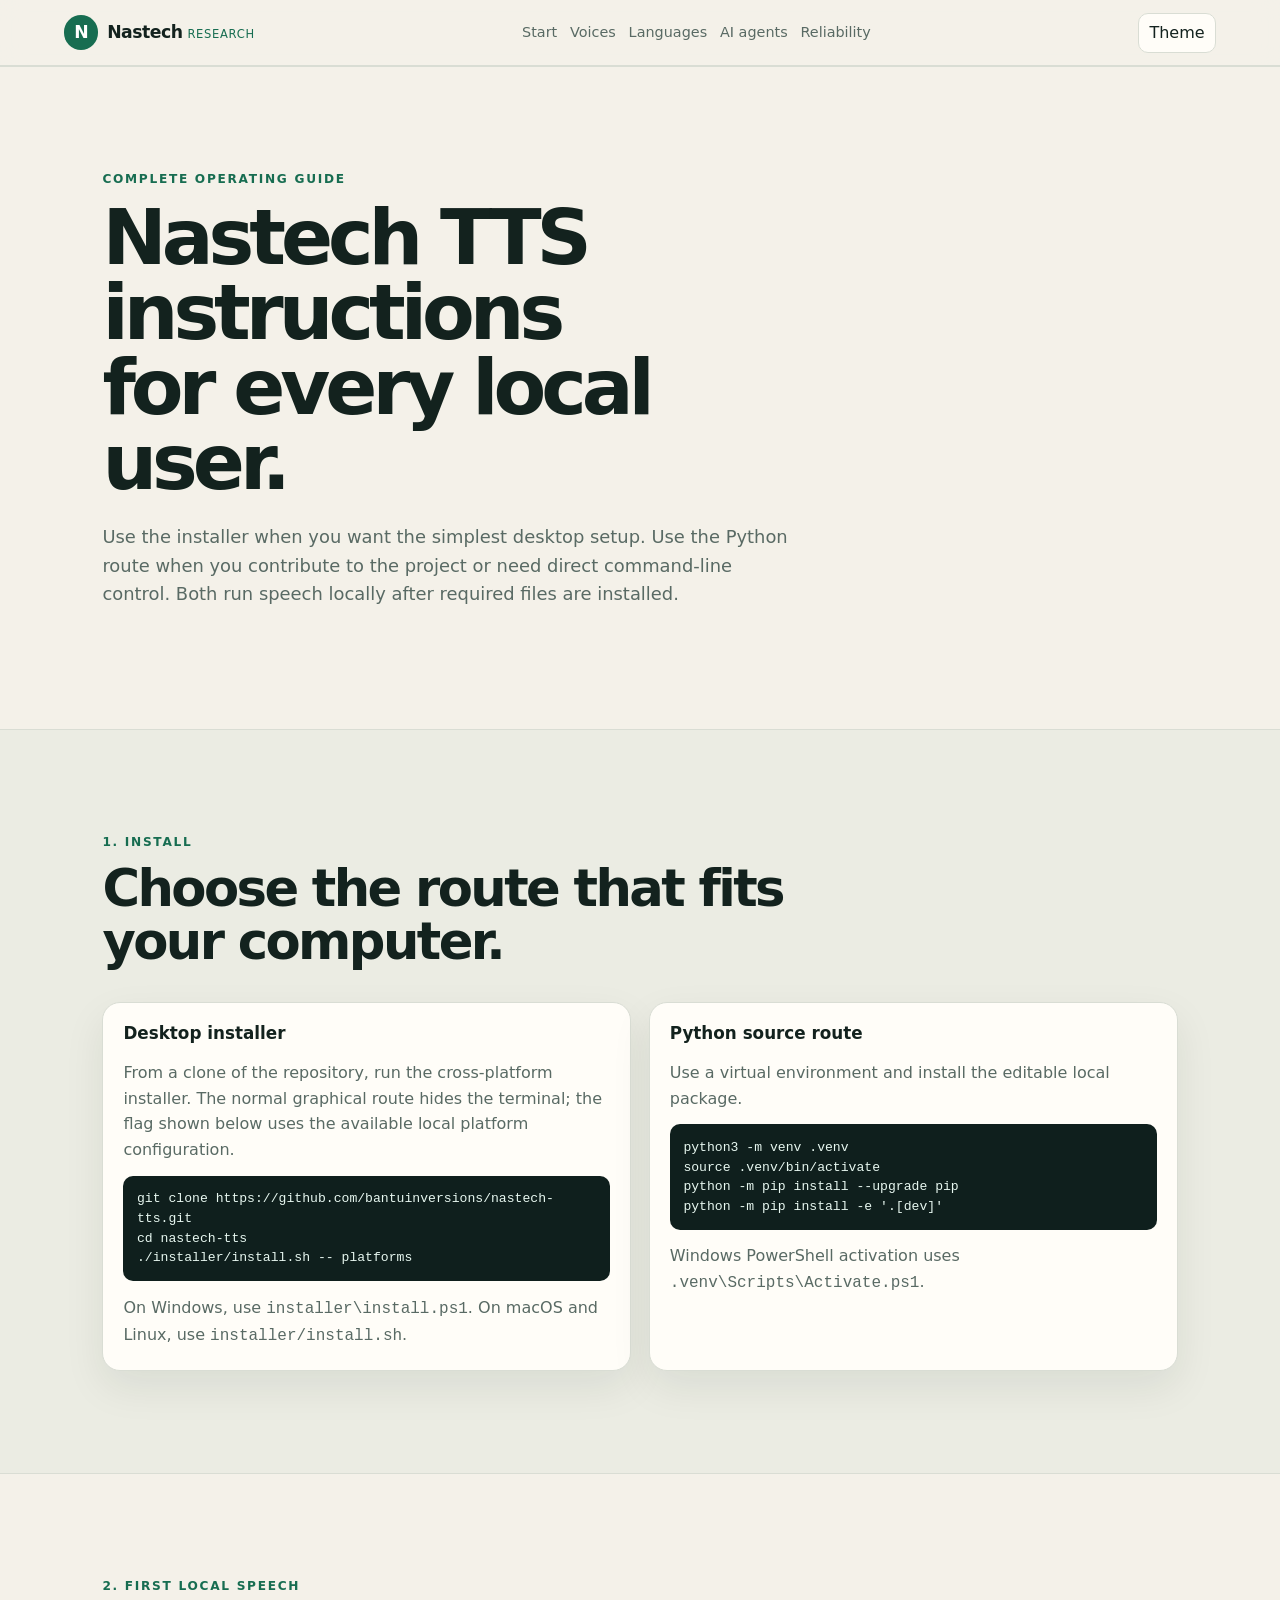
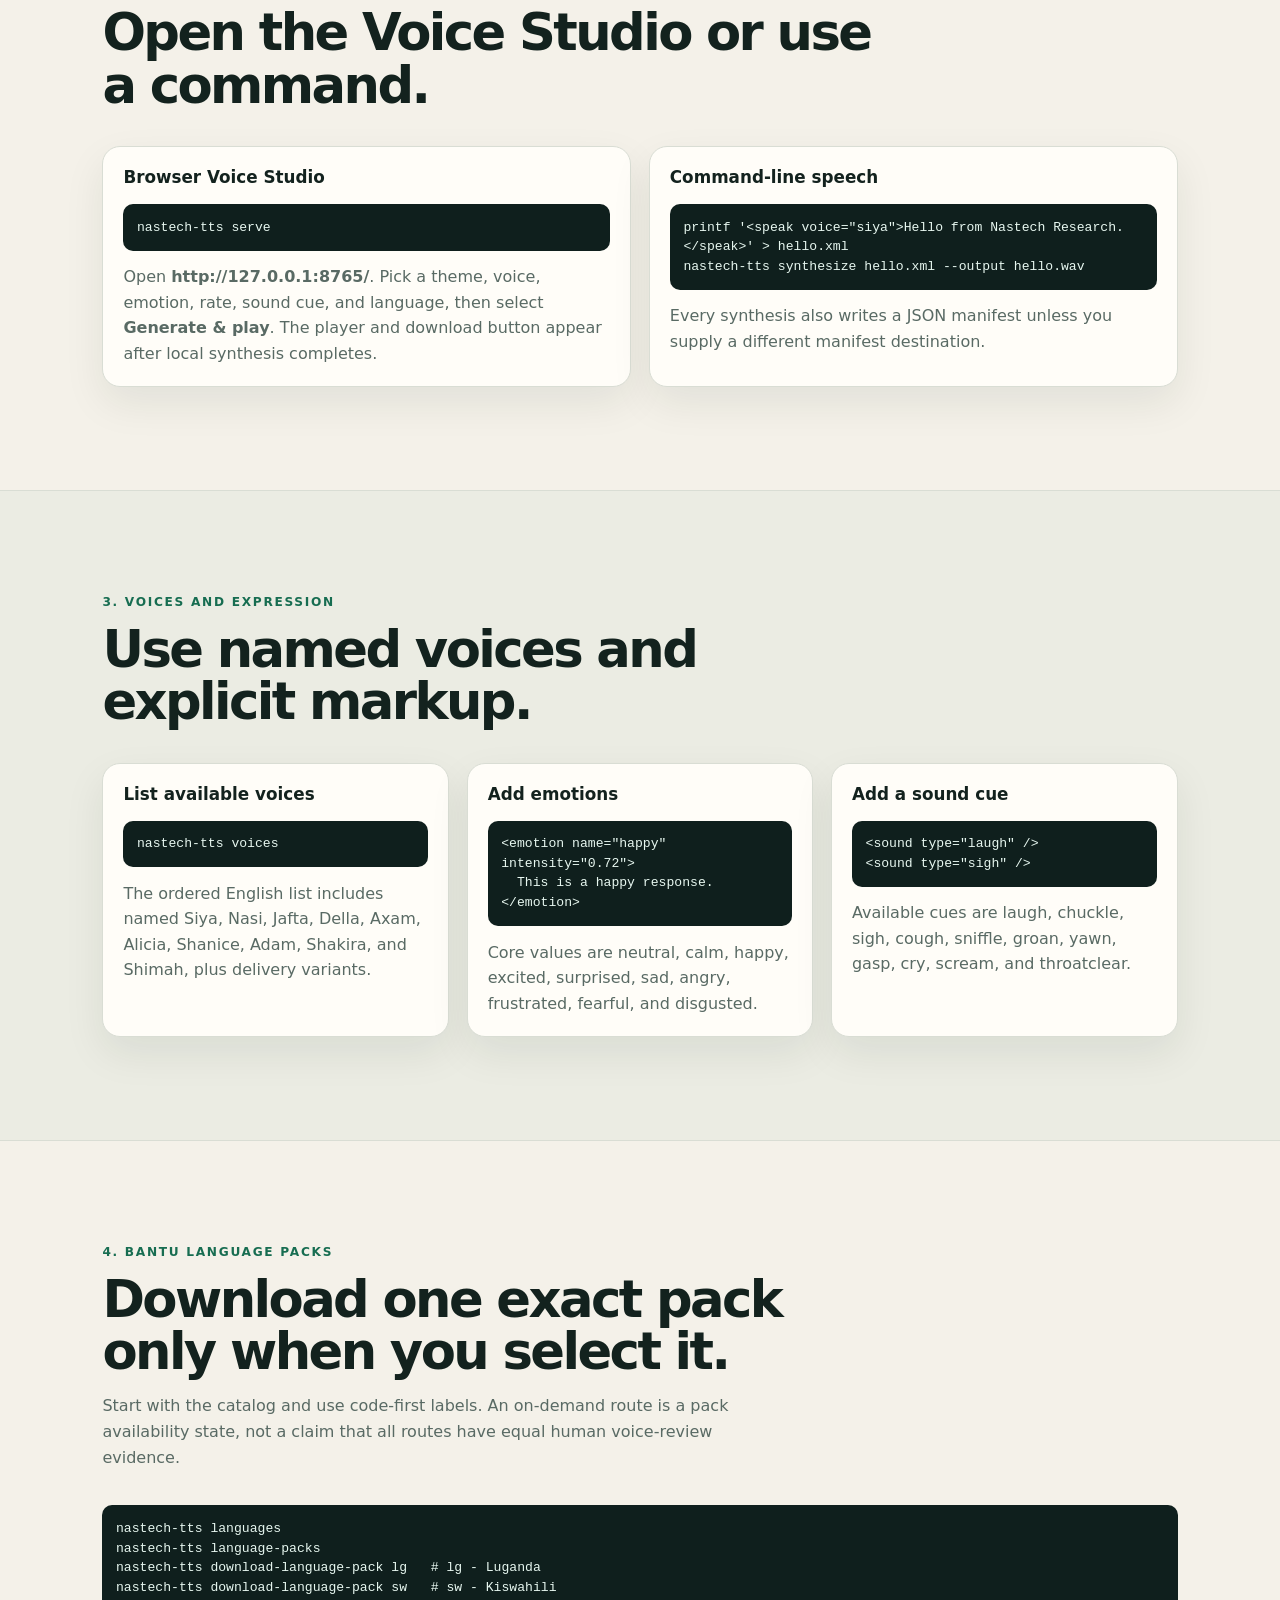
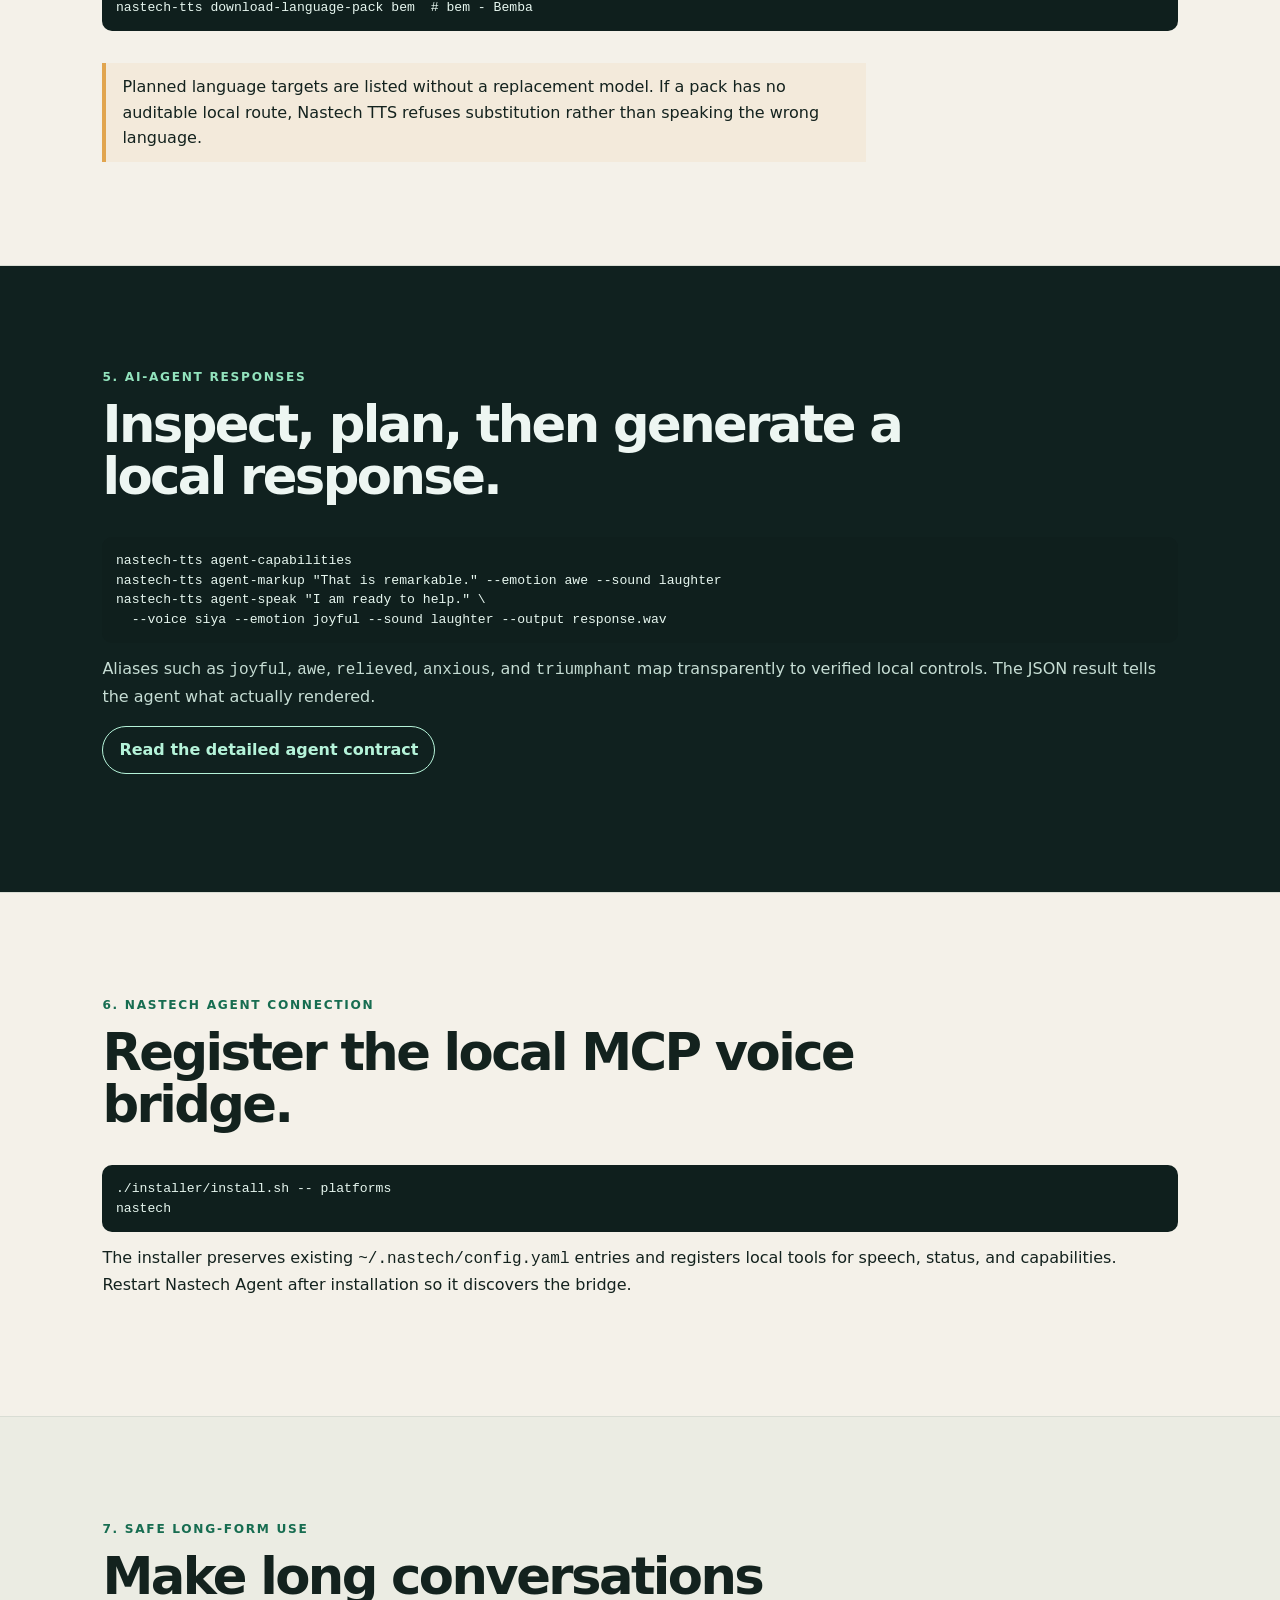
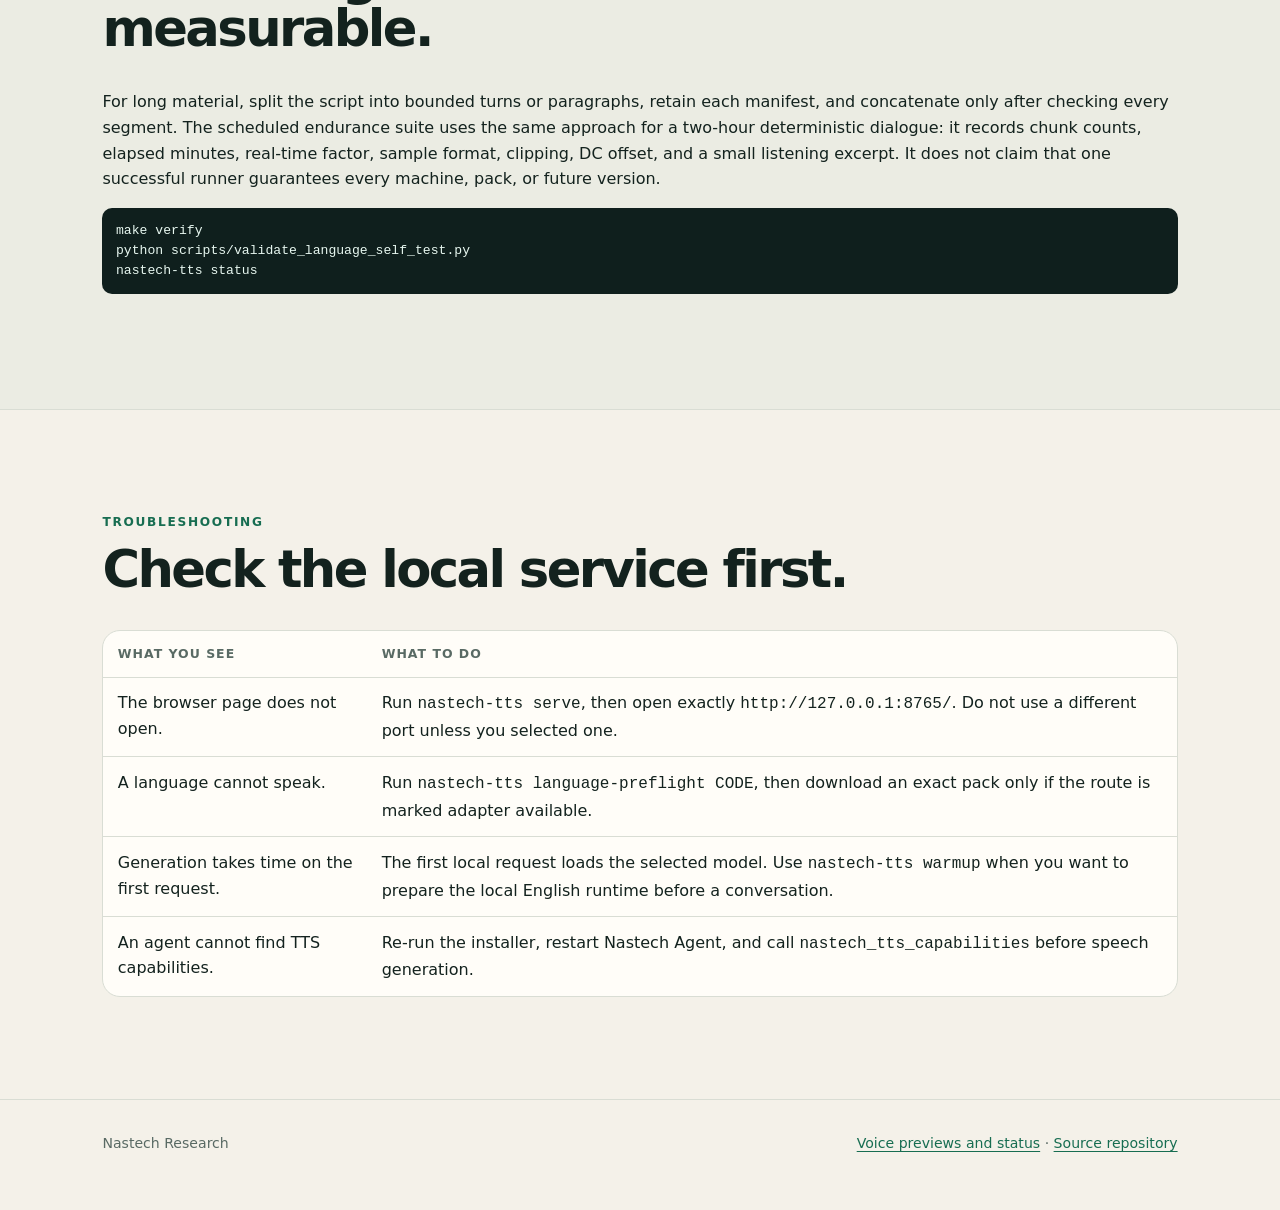
<file: site/instructions.html>
<!doctype html>
<html lang="en">
<head>
  <meta charset="utf-8">
  <meta name="viewport" content="width=device-width, initial-scale=1">
  <meta name="description" content="Complete Nastech Research local TTS installation and operating instructions.">
  <title>Nastech Research | Complete Instructions</title>
  <link rel="stylesheet" href="assets/site.css">
</head>
<body>
  <a class="skip-link" href="#main">Skip to content</a>
  <header class="site-header"><a class="brand" href="index.html"><span class="brand-mark" aria-hidden="true">N</span><span><strong>Nastech</strong> <small>Research</small></span></a><nav aria-label="Primary navigation"><a href="index.html#start">Start</a><a href="index.html#voices">Voices</a><a href="index.html#languages">Languages</a><a href="index.html#agents">AI agents</a><a href="index.html#endurance">Reliability</a></nav><button class="theme-button" id="theme-toggle" type="button" aria-label="Switch theme">Theme</button></header>
  <main id="main">
    <section class="section">
      <p class="eyebrow">Complete operating guide</p><h1>Nastech TTS instructions for every local user.</h1>
      <p class="lead">Use the installer when you want the simplest desktop setup. Use the Python route when you contribute to the project or need direct command-line control. Both run speech locally after required files are installed.</p>
    </section>
    <section class="section tinted"><div class="section-heading"><p class="eyebrow">1. Install</p><h2>Choose the route that fits your computer.</h2></div>
      <div class="grid two"><article class="card"><h3>Desktop installer</h3><p>From a clone of the repository, run the cross-platform installer. The normal graphical route hides the terminal; the flag shown below uses the available local platform configuration.</p><pre><code>git clone https://github.com/bantuinversions/nastech-tts.git
cd nastech-tts
./installer/install.sh -- platforms</code></pre><p>On Windows, use <code>installer\install.ps1</code>. On macOS and Linux, use <code>installer/install.sh</code>.</p></article><article class="card"><h3>Python source route</h3><p>Use a virtual environment and install the editable local package.</p><pre><code>python3 -m venv .venv
source .venv/bin/activate
python -m pip install --upgrade pip
python -m pip install -e '.[dev]'</code></pre><p>Windows PowerShell activation uses <code>.venv\Scripts\Activate.ps1</code>.</p></article></div>
    </section>
    <section class="section"><div class="section-heading"><p class="eyebrow">2. First local speech</p><h2>Open the Voice Studio or use a command.</h2></div>
      <div class="grid two"><article class="card"><h3>Browser Voice Studio</h3><pre><code>nastech-tts serve</code></pre><p>Open <strong>http://127.0.0.1:8765/</strong>. Pick a theme, voice, emotion, rate, sound cue, and language, then select <strong>Generate &amp; play</strong>. The player and download button appear after local synthesis completes.</p></article><article class="card"><h3>Command-line speech</h3><pre><code>printf '&lt;speak voice="siya"&gt;Hello from Nastech Research.&lt;/speak&gt;' &gt; hello.xml
nastech-tts synthesize hello.xml --output hello.wav</code></pre><p>Every synthesis also writes a JSON manifest unless you supply a different manifest destination.</p></article></div>
    </section>
    <section class="section tinted"><div class="section-heading"><p class="eyebrow">3. Voices and expression</p><h2>Use named voices and explicit markup.</h2></div>
      <div class="grid three"><article class="card"><h3>List available voices</h3><pre><code>nastech-tts voices</code></pre><p>The ordered English list includes named Siya, Nasi, Jafta, Della, Axam, Alicia, Shanice, Adam, Shakira, and Shimah, plus delivery variants.</p></article><article class="card"><h3>Add emotions</h3><pre><code>&lt;emotion name="happy" intensity="0.72"&gt;
  This is a happy response.
&lt;/emotion&gt;</code></pre><p>Core values are neutral, calm, happy, excited, surprised, sad, angry, frustrated, fearful, and disgusted.</p></article><article class="card"><h3>Add a sound cue</h3><pre><code>&lt;sound type="laugh" /&gt;
&lt;sound type="sigh" /&gt;</code></pre><p>Available cues are laugh, chuckle, sigh, cough, sniffle, groan, yawn, gasp, cry, scream, and throatclear.</p></article></div>
    </section>
    <section class="section"><div class="section-heading"><p class="eyebrow">4. Bantu language packs</p><h2>Download one exact pack only when you select it.</h2><p>Start with the catalog and use code-first labels. An on-demand route is a pack availability state, not a claim that all routes have equal human voice-review evidence.</p></div>
      <pre><code>nastech-tts languages
nastech-tts language-packs
nastech-tts download-language-pack lg   # lg - Luganda
nastech-tts download-language-pack sw   # sw - Kiswahili
nastech-tts download-language-pack bem  # bem - Bemba</code></pre>
      <p class="callout">Planned language targets are listed without a replacement model. If a pack has no auditable local route, Nastech TTS refuses substitution rather than speaking the wrong language.</p>
    </section>
    <section class="section dark"><div class="section-heading"><p class="eyebrow">5. AI-agent responses</p><h2>Inspect, plan, then generate a local response.</h2></div>
      <pre><code>nastech-tts agent-capabilities
nastech-tts agent-markup "That is remarkable." --emotion awe --sound laughter
nastech-tts agent-speak "I am ready to help." \
  --voice siya --emotion joyful --sound laughter --output response.wav</code></pre>
      <p>Aliases such as <code>joyful</code>, <code>awe</code>, <code>relieved</code>, <code>anxious</code>, and <code>triumphant</code> map transparently to verified local controls. The JSON result tells the agent what actually rendered.</p>
      <p><a class="button secondary inverse" href="https://github.com/bantuinversions/nastech-tts/blob/main/docs/AI_AGENT_VOICE_RESPONSES.md">Read the detailed agent contract</a></p>
    </section>
    <section class="section"><div class="section-heading"><p class="eyebrow">6. Nastech Agent connection</p><h2>Register the local MCP voice bridge.</h2></div>
      <pre><code>./installer/install.sh -- platforms
nastech</code></pre>
      <p>The installer preserves existing <code>~/.nastech/config.yaml</code> entries and registers local tools for speech, status, and capabilities. Restart Nastech Agent after installation so it discovers the bridge.</p>
    </section>
    <section class="section tinted"><div class="section-heading"><p class="eyebrow">7. Safe long-form use</p><h2>Make long conversations measurable.</h2></div>
      <p>For long material, split the script into bounded turns or paragraphs, retain each manifest, and concatenate only after checking every segment. The scheduled endurance suite uses the same approach for a two-hour deterministic dialogue: it records chunk counts, elapsed minutes, real-time factor, sample format, clipping, DC offset, and a small listening excerpt. It does not claim that one successful runner guarantees every machine, pack, or future version.</p>
      <pre><code>make verify
python scripts/validate_language_self_test.py
nastech-tts status</code></pre>
    </section>
    <section class="section"><div class="section-heading"><p class="eyebrow">Troubleshooting</p><h2>Check the local service first.</h2></div>
      <div class="table-wrap"><table><thead><tr><th>What you see</th><th>What to do</th></tr></thead><tbody><tr><td>The browser page does not open.</td><td>Run <code>nastech-tts serve</code>, then open exactly <code>http://127.0.0.1:8765/</code>. Do not use a different port unless you selected one.</td></tr><tr><td>A language cannot speak.</td><td>Run <code>nastech-tts language-preflight CODE</code>, then download an exact pack only if the route is marked adapter available.</td></tr><tr><td>Generation takes time on the first request.</td><td>The first local request loads the selected model. Use <code>nastech-tts warmup</code> when you want to prepare the local English runtime before a conversation.</td></tr><tr><td>An agent cannot find TTS capabilities.</td><td>Re-run the installer, restart Nastech Agent, and call <code>nastech_tts_capabilities</code> before speech generation.</td></tr></tbody></table></div>
    </section>
  </main>
  <footer><span>Nastech Research</span><span><a href="index.html">Voice previews and status</a> · <a href="https://github.com/bantuinversions/nastech-tts">Source repository</a></span></footer>
  <script src="assets/site.js"></script>
</body>
</html>
</file>
<file: site/assets/site.css>
:root {
  --ink: #13221e;
  --muted: #596a64;
  --paper: #f4f1e9;
  --panel: #fffdf8;
  --line: #d9ddd4;
  --moss: #176d51;
  --moss-deep: #0e4937;
  --sun: #e1a54f;
  --night: #10211f;
  --radius: 18px;
  --shadow: 0 16px 40px rgba(19, 34, 30, .08);
}

[data-theme="night"] { --ink:#edf5f1; --muted:#b2c6be; --paper:#11211e; --panel:#18312d; --line:#315047; --moss:#6fd1a7; --moss-deep:#b5f3d9; --sun:#f4bd61; --night:#091412; --shadow:0 16px 40px rgba(0,0,0,.26); }
* { box-sizing: border-box; }
html { scroll-behavior: smooth; }
body { margin:0; background:var(--paper); color:var(--ink); font: 16px/1.6 Inter, ui-sans-serif, system-ui, -apple-system, BlinkMacSystemFont, "Segoe UI", sans-serif; }
a { color:var(--moss); text-underline-offset: 3px; }
a:hover { color:var(--moss-deep); }
button, input, select { font:inherit; }
button, select, input { border:1px solid var(--line); border-radius:10px; background:var(--panel); color:var(--ink); padding:.6rem .75rem; }
button:focus-visible, a:focus-visible, input:focus-visible, select:focus-visible { outline:3px solid var(--sun); outline-offset:3px; }
.skip-link { position:absolute; left:-999px; top:0; background:var(--sun); color:#17140c; padding:.6rem 1rem; z-index:10; }
.skip-link:focus { left:1rem; }
.site-header { position:sticky; top:0; z-index:5; background:color-mix(in srgb, var(--paper) 92%, transparent); backdrop-filter: blur(12px); border-bottom:1px solid var(--line); display:flex; gap:1rem; align-items:center; justify-content:space-between; padding:.8rem clamp(1rem, 5vw, 5.5rem); }
.brand { text-decoration:none; color:var(--ink); display:flex; align-items:center; gap:.55rem; letter-spacing:-.03em; font-size:1.08rem; }
.brand small { color:var(--moss); font-size:.72rem; letter-spacing:.06em; text-transform:uppercase; }
.brand-mark { display:grid; place-items:center; width:2.15rem; height:2.15rem; border-radius:50%; background:var(--moss); color:#fff; font-weight:800; }
nav { display:flex; gap:.8rem; flex-wrap:wrap; justify-content:center; }
nav a { color:var(--muted); text-decoration:none; font-size:.9rem; }
.theme-button { padding:.38rem .65rem; cursor:pointer; }
main { overflow:hidden; }
.hero, .section { padding:clamp(3.5rem, 8vw, 8.5rem) clamp(1.2rem, 8vw, 10rem); }
.hero { display:grid; grid-template-columns:minmax(0, 1.45fr) minmax(260px, .7fr); gap:clamp(2rem,6vw,6rem); align-items:center; min-height:68vh; background:radial-gradient(circle at 8% 20%, color-mix(in srgb, var(--sun) 23%, transparent), transparent 30%), radial-gradient(circle at 80% 20%, color-mix(in srgb, var(--moss) 22%, transparent), transparent 32%); }
.eyebrow { color:var(--moss); font-size:.76rem; letter-spacing:.14em; font-weight:800; text-transform:uppercase; margin:0 0 .65rem; }
h1,h2,h3,p { margin-top:0; }
h1 { font-size:clamp(2.8rem,6vw,5.8rem); line-height:.98; letter-spacing:-.065em; max-width:11ch; margin-bottom:1.4rem; }
h1 em { color:var(--moss); font-style:normal; }
h2 { font-size:clamp(2rem,4vw,3.3rem); line-height:1.02; letter-spacing:-.05em; margin-bottom:1rem; }
h3 { font-size:1.05rem; line-height:1.2; }
.lead { max-width:61ch; color:var(--muted); font-size:1.12rem; }
.hero-actions { display:flex; gap:.75rem; flex-wrap:wrap; margin-top:1.65rem; }
.button { display:inline-block; text-decoration:none; border:1px solid var(--moss); border-radius:999px; padding:.65rem 1rem; font-weight:700; cursor:pointer; }
.button.primary { background:var(--moss); color:#fff; }
.button.secondary { color:var(--moss); background:transparent; }
.button.inverse { border-color:#b5f3d9; color:#b5f3d9; }
.status-card { background:var(--panel); border:1px solid var(--line); border-radius:var(--radius); padding:1.4rem; box-shadow:var(--shadow); }
.status-label { font-weight:800; color:var(--moss); margin-bottom:.5rem; }
dl { display:grid; grid-template-columns:1fr 1fr; gap:.8rem; margin:0 0 1rem; }
dt { font-size:.78rem; color:var(--muted); } dd { margin:0; font-size:1.5rem; font-weight:800; }
.quiet { color:var(--muted); font-size:.86rem; margin:0; }
.section { border-top:1px solid var(--line); }
.tinted { background:color-mix(in srgb, var(--moss) 4%, var(--paper)); }
.section-heading { max-width:800px; margin-bottom:2.2rem; }
.section-heading.split { display:flex; gap:2rem; justify-content:space-between; max-width:none; align-items:flex-start; }
.section-heading p:not(.eyebrow) { color:var(--muted); max-width:65ch; }
.grid { display:grid; gap:1.1rem; }.grid.three { grid-template-columns:repeat(3,minmax(0,1fr)); }.grid.two { grid-template-columns:repeat(2,minmax(0,1fr)); }
.card, .code-card { background:var(--panel); border:1px solid var(--line); border-radius:var(--radius); padding:1.25rem; box-shadow:var(--shadow); }
.card p, .code-card p { color:var(--muted); margin-bottom:0; }
.step { color:var(--moss); font-weight:800; font-size:.8rem; letter-spacing:.08em; }
pre { padding:.85rem; border-radius:10px; background:color-mix(in srgb, var(--night) 93%, #000); color:#e7f7f0; overflow:auto; font-size:.82rem; line-height:1.5; white-space:pre-wrap; }
code { font-family:"SFMono-Regular", Consolas, "Liberation Mono", monospace; }
.callout { max-width:75ch; border-left:4px solid var(--sun); padding:.7rem 1rem; margin:2rem 0 0; background:color-mix(in srgb, var(--sun) 9%, transparent); }
.tool-row { display:flex; gap:1rem; flex-wrap:wrap; align-items:end; margin-bottom:1.5rem; }.tool-row label { display:grid; gap:.3rem; color:var(--muted); font-size:.85rem; }.tool-row input[type="search"] { min-width:220px; }
.stat-pill { padding:.45rem .75rem; border-radius:999px; border:1px solid var(--line); white-space:nowrap; color:var(--moss); font-weight:800; }
.voice-grid { display:grid; grid-template-columns:repeat(auto-fill,minmax(255px,1fr)); gap:1rem; }
.voice-card { background:var(--panel); border:1px solid var(--line); border-radius:var(--radius); padding:1rem; display:grid; gap:.65rem; box-shadow:var(--shadow); }
.voice-card h3 { margin:0; }.voice-meta { color:var(--muted); font-size:.83rem; }.voice-card audio { width:100%; height:34px; }.tag { display:inline-block; background:color-mix(in srgb,var(--moss) 12%, transparent); color:var(--moss); border-radius:999px; padding:.18rem .5rem; font-size:.72rem; font-weight:700; margin-right:.25rem; }
.table-wrap { overflow:auto; border:1px solid var(--line); border-radius:var(--radius); background:var(--panel); }.table-wrap table { border-collapse:collapse; width:100%; min-width:650px; }.table-wrap th, .table-wrap td { padding:.8rem .9rem; text-align:left; border-bottom:1px solid var(--line); vertical-align:top; }.table-wrap th { color:var(--muted); font-size:.78rem; text-transform:uppercase; letter-spacing:.08em; }.table-wrap tr:last-child td { border-bottom:0; }.state { font-size:.78rem; border-radius:999px; padding:.2rem .45rem; font-weight:700; white-space:nowrap; }.state.available { background:#d7f6e8; color:#135d44; }.state.planned { background:#f7e7c8; color:#7a510b; }
.dark { background:var(--night); color:#edf6f2; }.dark .eyebrow { color:#92e3bd; }.dark p { color:#c6ddd4; }.code-card { background:#17322d; border-color:#315249; box-shadow:none; }.code-card p { color:#c6ddd4; }.code-card pre { margin-bottom:0; }
.brand-section { background:linear-gradient(118deg, color-mix(in srgb,var(--moss) 15%, var(--paper)), var(--paper)); }.brand-section h2 { max-width:20ch; }
footer { padding:2rem clamp(1.2rem,8vw,10rem); border-top:1px solid var(--line); color:var(--muted); display:flex; justify-content:space-between; gap:1rem; flex-wrap:wrap; font-size:.88rem; }
.hidden { display:none !important; }
@media (max-width:800px) { .site-header { align-items:flex-start; flex-wrap:wrap; }.site-header nav { order:3; width:100%; justify-content:flex-start; overflow:auto; flex-wrap:nowrap; padding-bottom:.1rem; }.hero { grid-template-columns:1fr; min-height:0; }.grid.three, .grid.two { grid-template-columns:1fr; }.section-heading.split { display:block; }.stat-pill { display:inline-block; }.hero,.section { padding:3.2rem 1.2rem; } h1 { max-width:13ch; }.tool-row { align-items:stretch; }.tool-row label { flex:1; }.tool-row input[type="search"] { min-width:0; width:100%; } }
@media (prefers-reduced-motion: reduce) { html { scroll-behavior:auto; } * { animation-duration:.01ms !important; transition-duration:.01ms !important; } }
</file>
